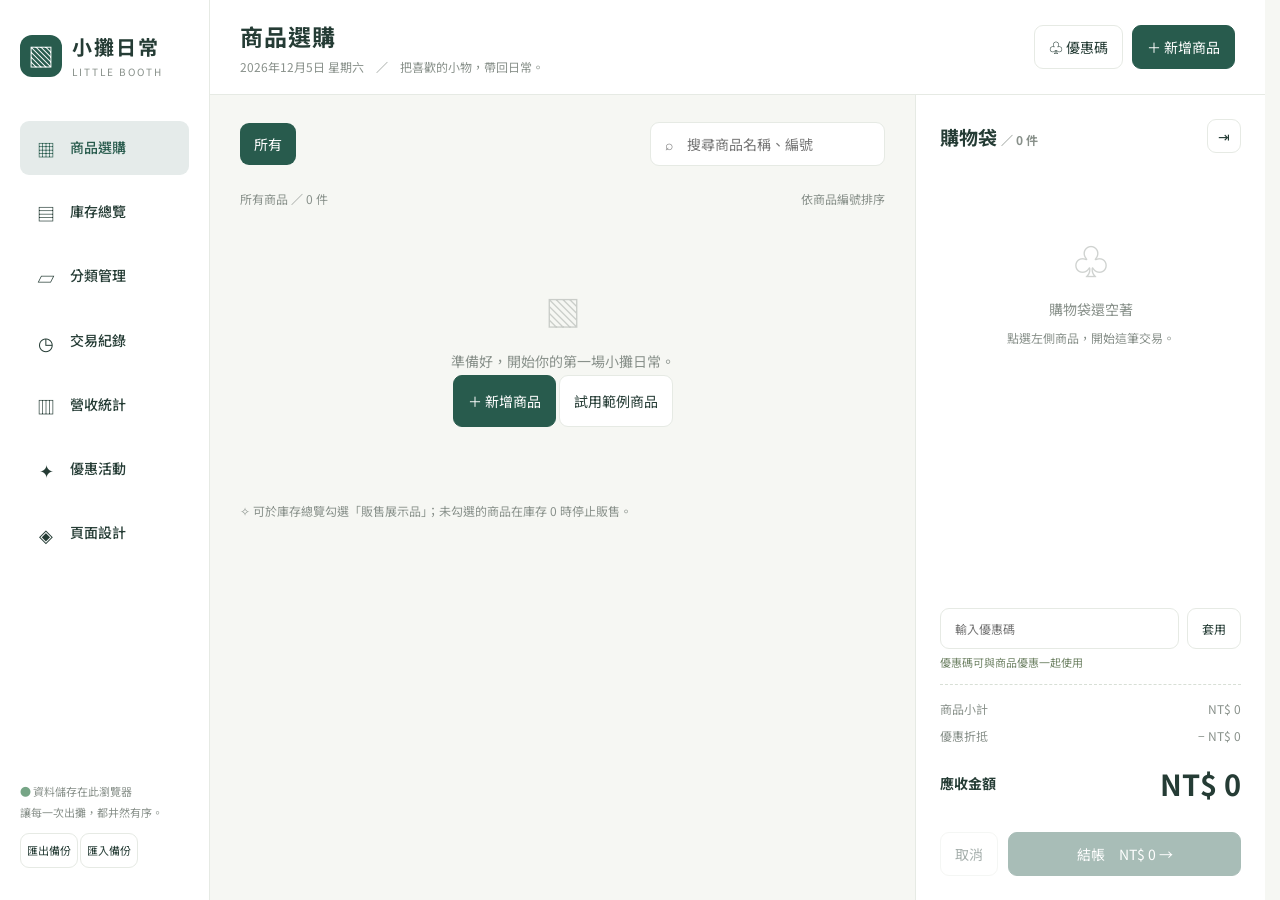
<file: index.html>
<!doctype html>
<html lang="zh-Hant">
<head>
  <meta charset="UTF-8">
  <meta name="viewport" content="width=device-width, initial-scale=1">
  <meta name="theme-color" content="#285b4d">
  <title>小攤日常 · 商品選購</title>
  <link rel="stylesheet" href="shared/css/base.css">
  <link rel="stylesheet" href="pages/design/design.css">
  <link rel="stylesheet" href="shared/css/brand.css">
  <link rel="stylesheet" href="pages/design/icons.css">
  <link rel="stylesheet" href="features/products/product-editor.css">
  <link rel="stylesheet" href="pages/promotions/promotions.css">
</head>
<body data-initial-page="shop">
  <!-- 本頁動態內容位於 pages/shop/shop.js；共用側欄位於 shared/js/shell.js。 -->
  <div id="app"></div>
  <dialog id="modal"></dialog>
  <div id="toast" role="status"></div>
  <noscript>請啟用 JavaScript 以使用結帳及庫存功能。</noscript>
  <script src="shared/js/i18n.js"></script>
  <script src="shared/js/pricing.js"></script>
  <script src="pages/design/design.js"></script>
  <script src="pages/design/icons.js"></script>
  <script src="shared/js/state.js"></script>
  <script src="shared/js/storage.js"></script>
  <script src="shared/js/dialogs.js"></script>
  <script src="shared/js/format.js"></script>
  <script src="shared/js/demo.js"></script>
  <script src="features/products/product-editor.js"></script>
  <script src="features/images/product-crop.js"></script>
  <script src="features/backup/backup.js"></script>
  <script src="features/cart/cart.js"></script>
  <script src="pages/shop/shop.js"></script>
  <script src="pages/inventory/inventory.js"></script>
  <script src="pages/categories/categories.js"></script>
  <script src="pages/history/history.js"></script>
  <script src="pages/promotions/coupons.js"></script>
  <script src="pages/promotions/promotions.js"></script>
  <script src="pages/revenue/revenue.js"></script>
  <script src="shared/js/shell.js"></script>
  <script src="shared/js/bootstrap.js"></script>
</body>
</html>
</file>
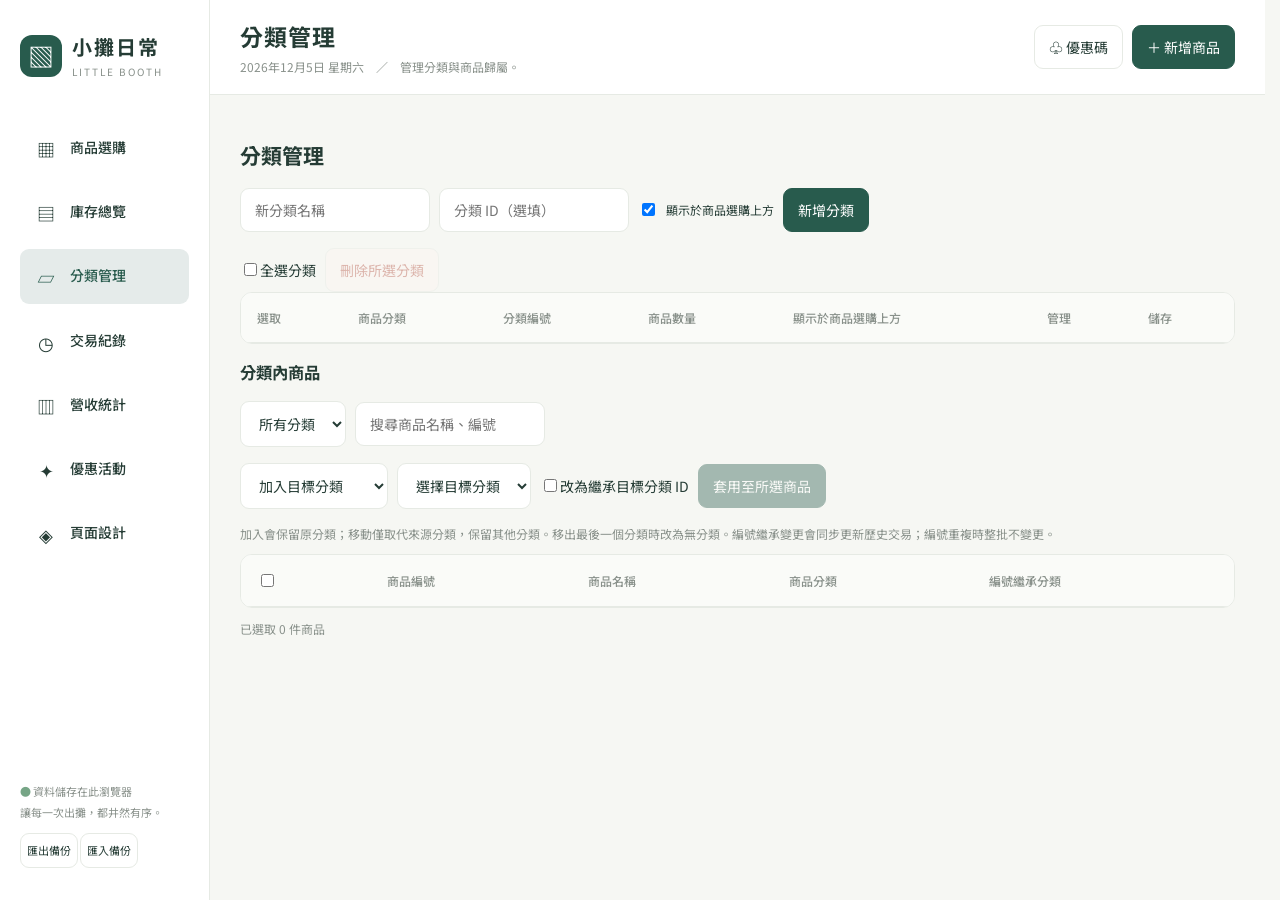
<file: pages/categories/index.html>
<!doctype html>
<html lang="zh-Hant">
<head>
  <meta charset="UTF-8">
  <meta name="viewport" content="width=device-width, initial-scale=1">
  <meta name="theme-color" content="#285b4d">
  <title>小攤日常 · 分類管理</title>
  <link rel="stylesheet" href="../../shared/css/base.css">
  <link rel="stylesheet" href="../../pages/design/design.css">
  <link rel="stylesheet" href="../../shared/css/brand.css">
  <link rel="stylesheet" href="../../pages/design/icons.css">
  <link rel="stylesheet" href="../../features/products/product-editor.css">
  <link rel="stylesheet" href="../../pages/promotions/promotions.css">
</head>
<body data-initial-page="categories">
  <!-- 本頁動態內容位於 pages/categories/categories.js；共用側欄位於 shared/js/shell.js。 -->
  <div id="app"></div>
  <dialog id="modal"></dialog>
  <div id="toast" role="status"></div>
  <noscript>請啟用 JavaScript 以使用結帳及庫存功能。</noscript>
  <script src="../../shared/js/i18n.js"></script>
  <script src="../../shared/js/pricing.js"></script>
  <script src="../../pages/design/design.js"></script>
  <script src="../../pages/design/icons.js"></script>
  <script src="../../shared/js/state.js"></script>
  <script src="../../shared/js/storage.js"></script>
  <script src="../../shared/js/dialogs.js"></script>
  <script src="../../shared/js/format.js"></script>
  <script src="../../shared/js/demo.js"></script>
  <script src="../../features/products/product-editor.js"></script>
  <script src="../../features/images/product-crop.js"></script>
  <script src="../../features/backup/backup.js"></script>
  <script src="../../features/cart/cart.js"></script>
  <script src="../../pages/shop/shop.js"></script>
  <script src="../../pages/inventory/inventory.js"></script>
  <script src="../../pages/categories/categories.js"></script>
  <script src="../../pages/history/history.js"></script>
  <script src="../../pages/promotions/coupons.js"></script>
  <script src="../../pages/promotions/promotions.js"></script>
  <script src="../../pages/revenue/revenue.js"></script>
  <script src="../../shared/js/shell.js"></script>
  <script src="../../shared/js/bootstrap.js"></script>
</body>
</html>
</file>
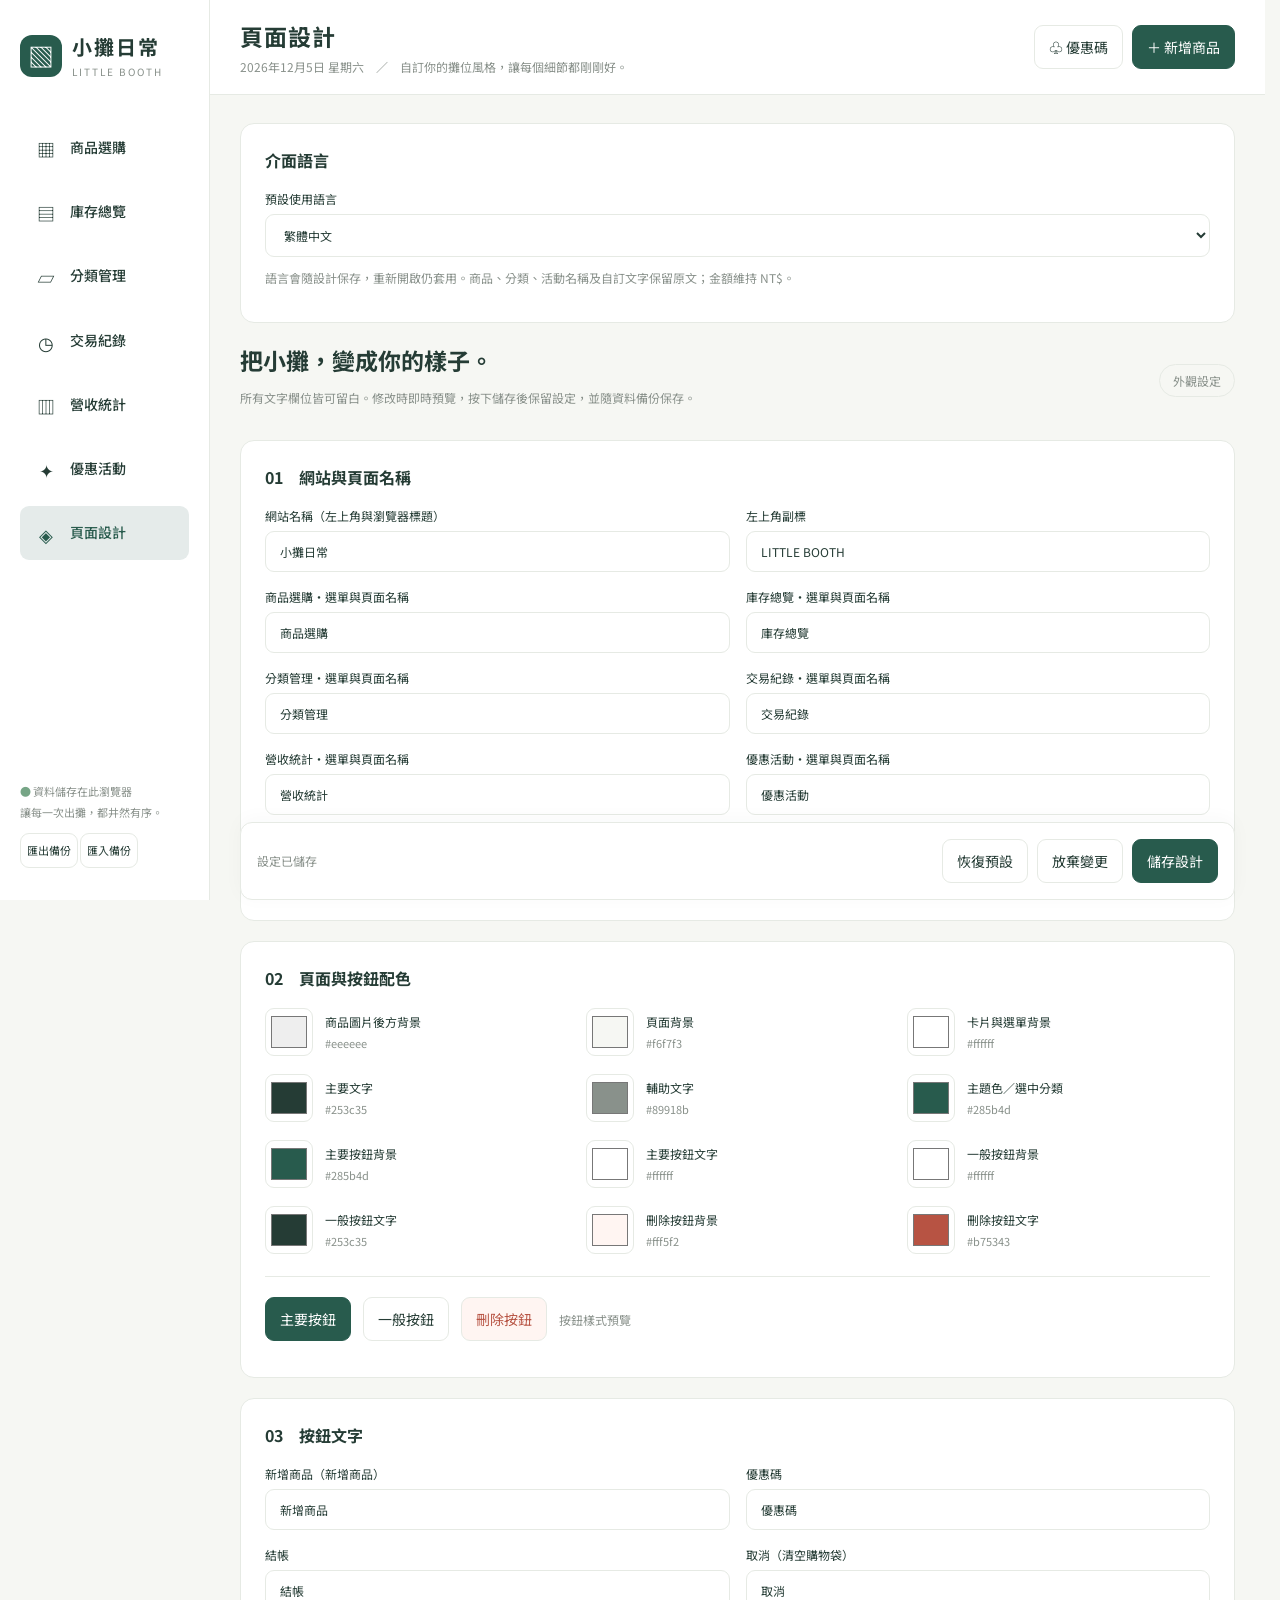
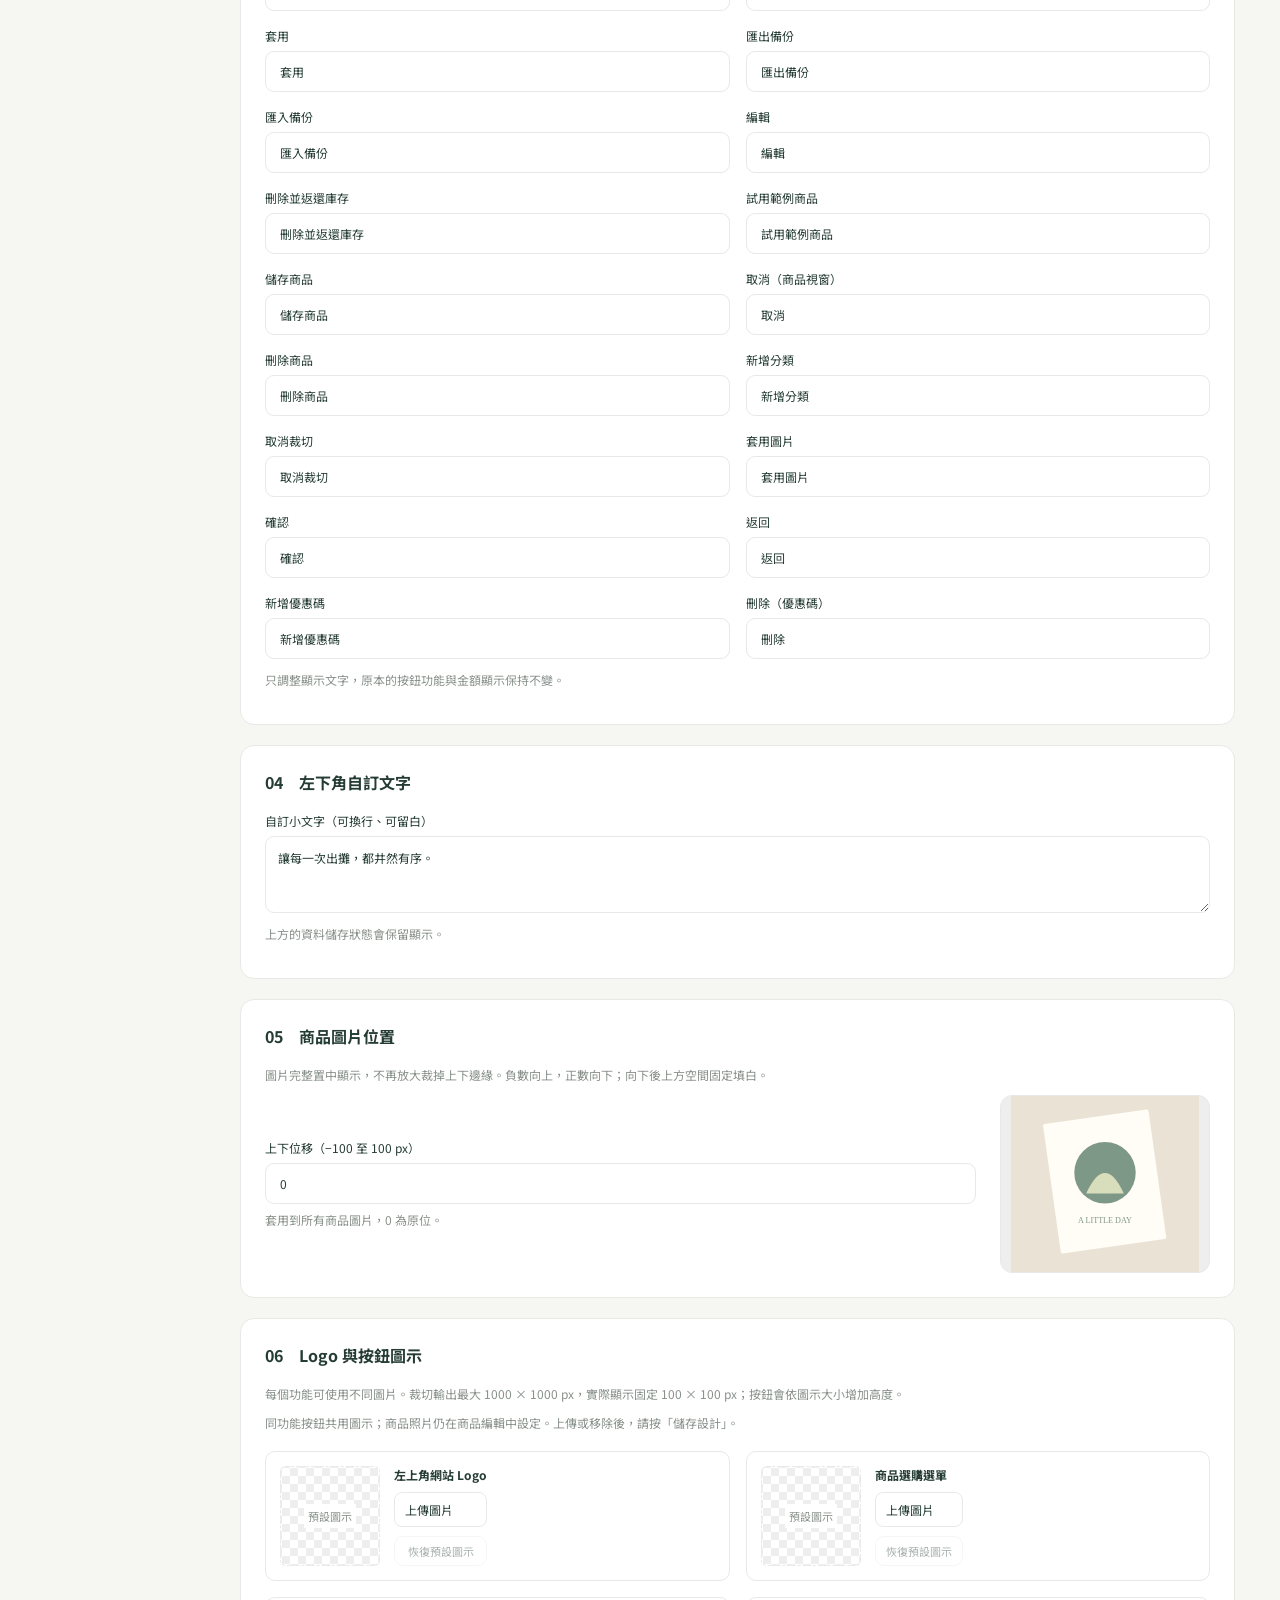
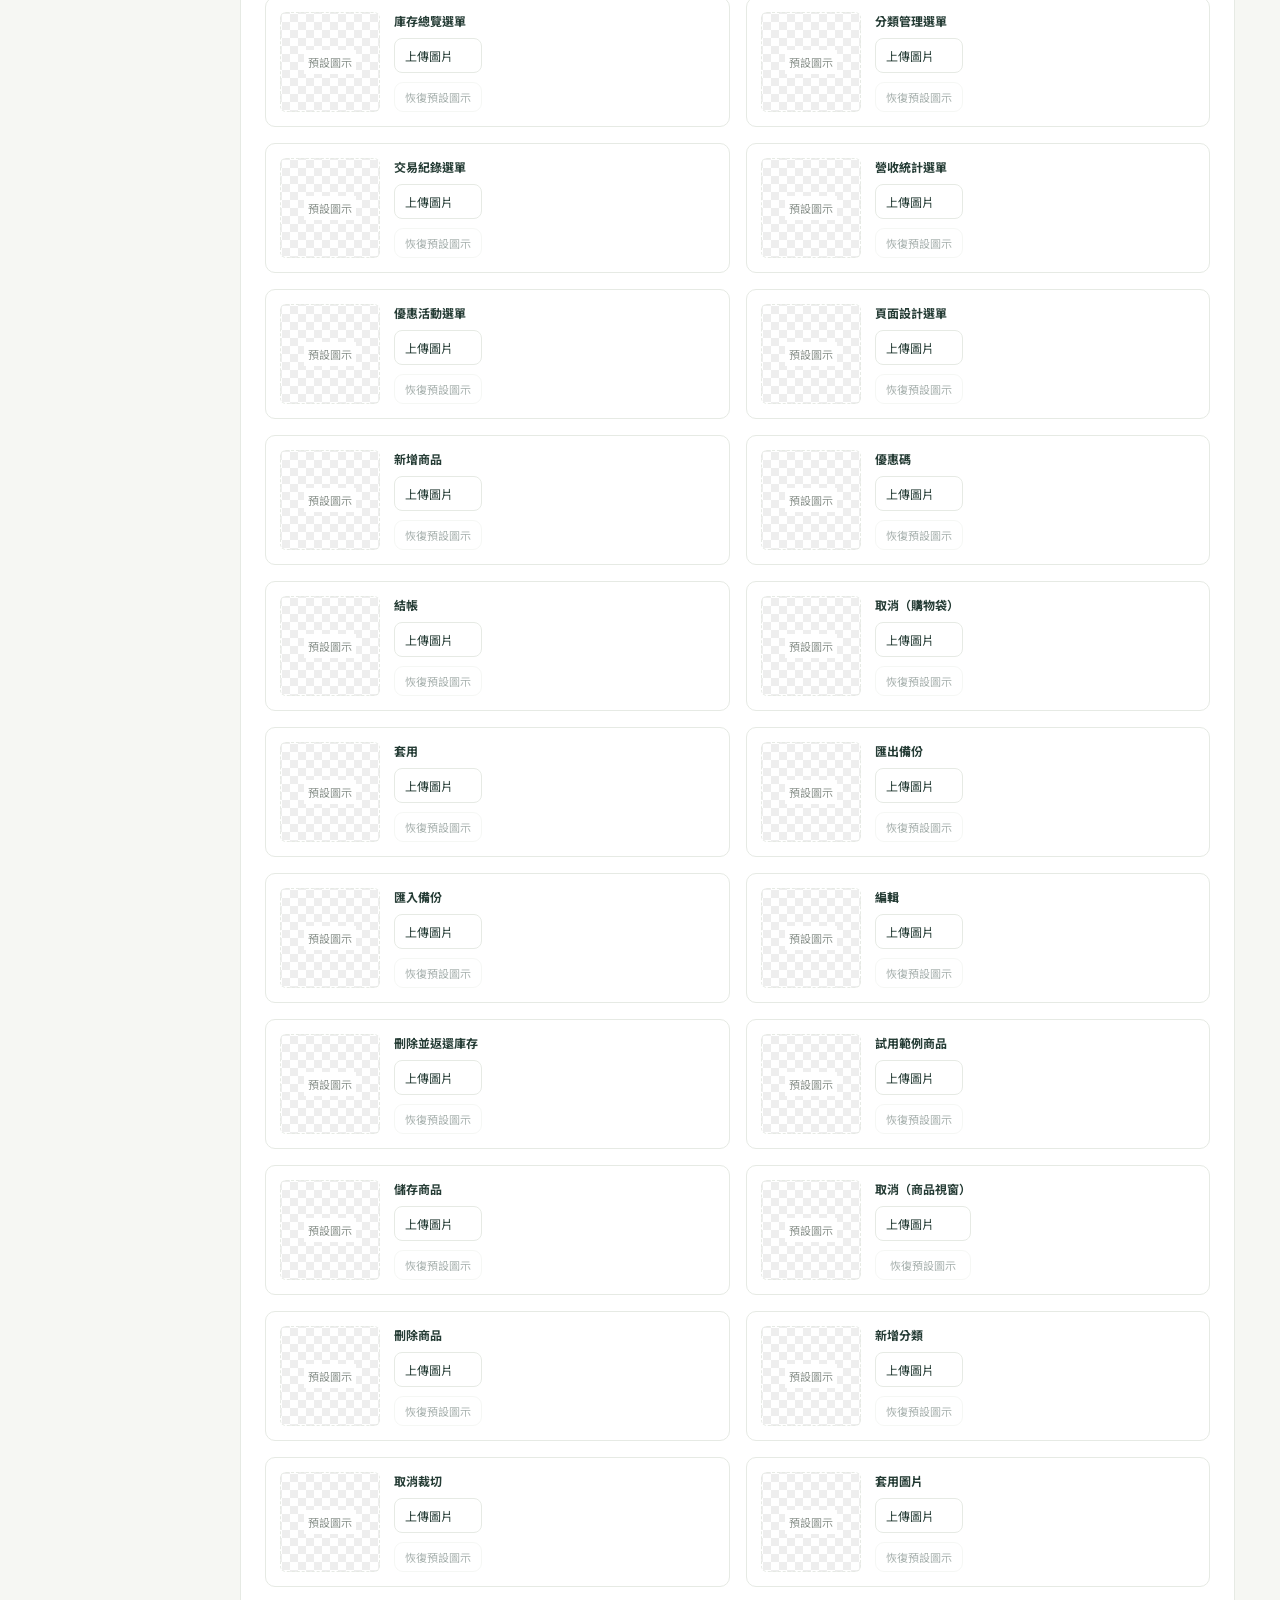
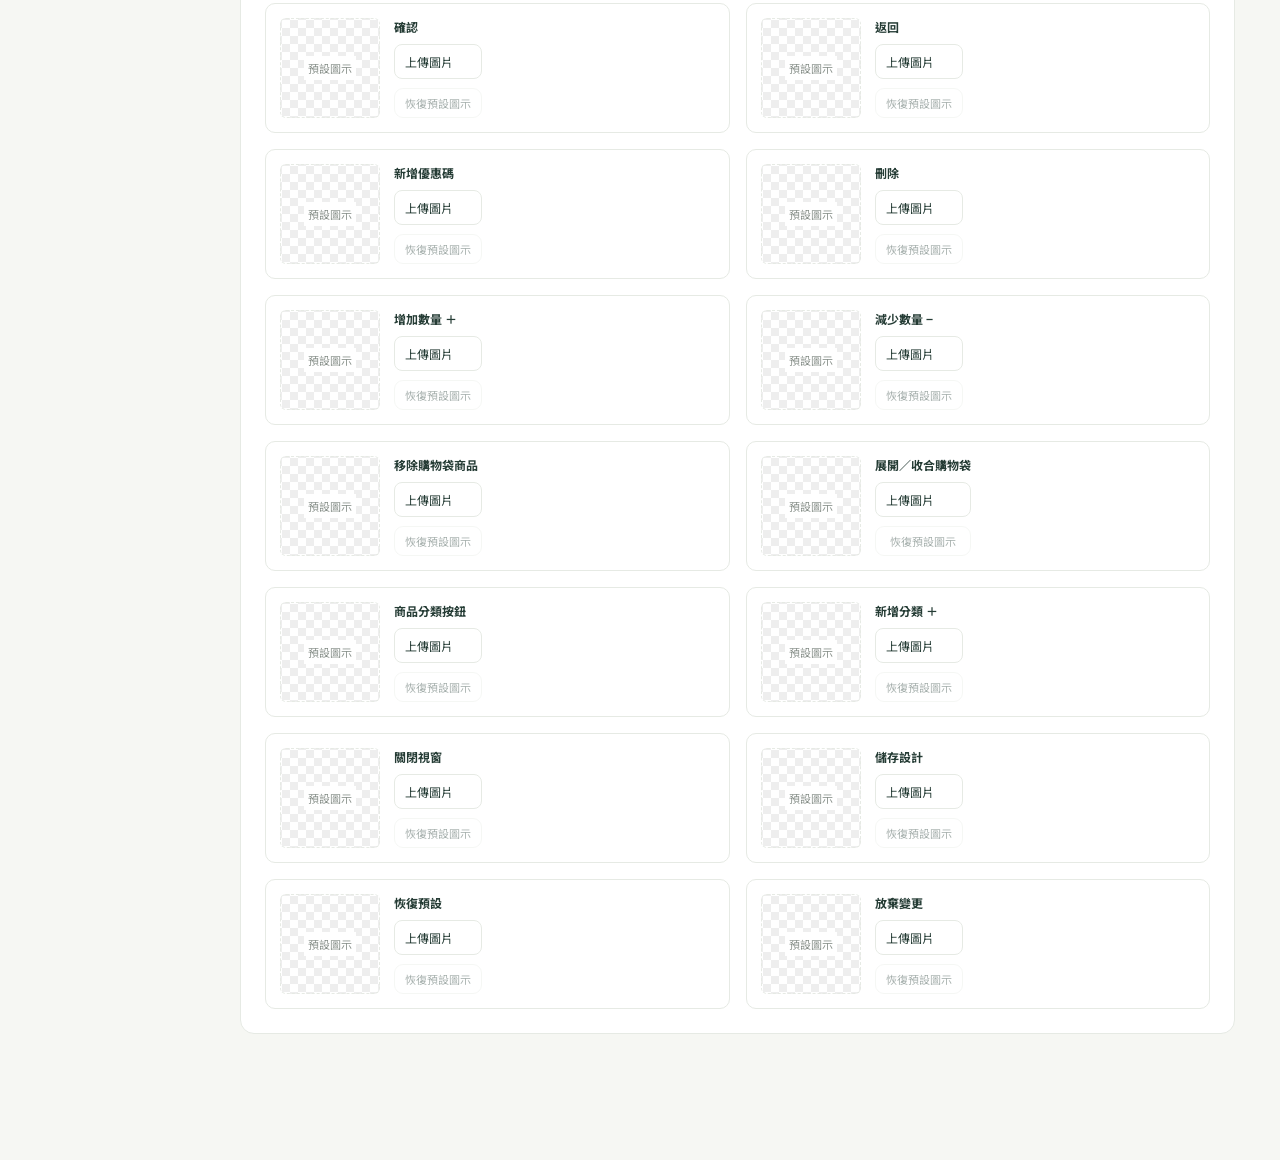
<file: pages/design/index.html>
<!doctype html>
<html lang="zh-Hant">
<head>
  <meta charset="UTF-8">
  <meta name="viewport" content="width=device-width, initial-scale=1">
  <meta name="theme-color" content="#285b4d">
  <title>小攤日常 · 頁面設計</title>
  <link rel="stylesheet" href="../../shared/css/base.css">
  <link rel="stylesheet" href="../../pages/design/design.css">
  <link rel="stylesheet" href="../../shared/css/brand.css">
  <link rel="stylesheet" href="../../pages/design/icons.css">
  <link rel="stylesheet" href="../../features/products/product-editor.css">
  <link rel="stylesheet" href="../../pages/promotions/promotions.css">
</head>
<body data-initial-page="design">
  <!-- 本頁動態內容位於 pages/design/design.js；共用側欄位於 shared/js/shell.js。 -->
  <div id="app"></div>
  <dialog id="modal"></dialog>
  <div id="toast" role="status"></div>
  <noscript>請啟用 JavaScript 以使用結帳及庫存功能。</noscript>
  <script src="../../shared/js/i18n.js"></script>
  <script src="../../shared/js/pricing.js"></script>
  <script src="../../pages/design/design.js"></script>
  <script src="../../pages/design/icons.js"></script>
  <script src="../../shared/js/state.js"></script>
  <script src="../../shared/js/storage.js"></script>
  <script src="../../shared/js/dialogs.js"></script>
  <script src="../../shared/js/format.js"></script>
  <script src="../../shared/js/demo.js"></script>
  <script src="../../features/products/product-editor.js"></script>
  <script src="../../features/images/product-crop.js"></script>
  <script src="../../features/backup/backup.js"></script>
  <script src="../../features/cart/cart.js"></script>
  <script src="../../pages/shop/shop.js"></script>
  <script src="../../pages/inventory/inventory.js"></script>
  <script src="../../pages/categories/categories.js"></script>
  <script src="../../pages/history/history.js"></script>
  <script src="../../pages/promotions/coupons.js"></script>
  <script src="../../pages/promotions/promotions.js"></script>
  <script src="../../pages/revenue/revenue.js"></script>
  <script src="../../shared/js/shell.js"></script>
  <script src="../../shared/js/bootstrap.js"></script>
</body>
</html>
</file>
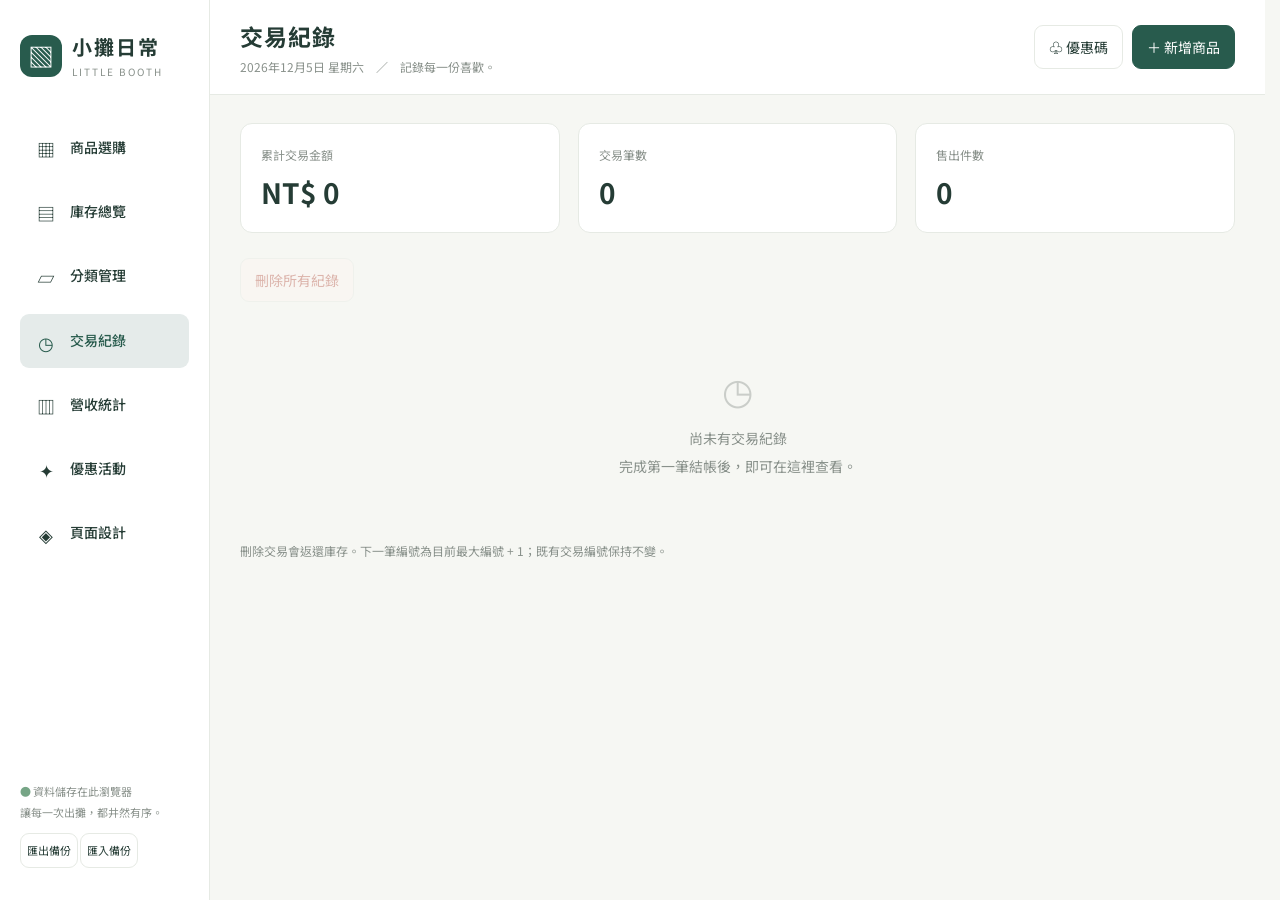
<file: pages/history/index.html>
<!doctype html>
<html lang="zh-Hant">
<head>
  <meta charset="UTF-8">
  <meta name="viewport" content="width=device-width, initial-scale=1">
  <meta name="theme-color" content="#285b4d">
  <title>小攤日常 · 交易紀錄</title>
  <link rel="stylesheet" href="../../shared/css/base.css">
  <link rel="stylesheet" href="../../pages/design/design.css">
  <link rel="stylesheet" href="../../shared/css/brand.css">
  <link rel="stylesheet" href="../../pages/design/icons.css">
  <link rel="stylesheet" href="../../features/products/product-editor.css">
  <link rel="stylesheet" href="../../pages/promotions/promotions.css">
</head>
<body data-initial-page="history">
  <!-- 本頁動態內容位於 pages/history/history.js；共用側欄位於 shared/js/shell.js。 -->
  <div id="app"></div>
  <dialog id="modal"></dialog>
  <div id="toast" role="status"></div>
  <noscript>請啟用 JavaScript 以使用結帳及庫存功能。</noscript>
  <script src="../../shared/js/i18n.js"></script>
  <script src="../../shared/js/pricing.js"></script>
  <script src="../../pages/design/design.js"></script>
  <script src="../../pages/design/icons.js"></script>
  <script src="../../shared/js/state.js"></script>
  <script src="../../shared/js/storage.js"></script>
  <script src="../../shared/js/dialogs.js"></script>
  <script src="../../shared/js/format.js"></script>
  <script src="../../shared/js/demo.js"></script>
  <script src="../../features/products/product-editor.js"></script>
  <script src="../../features/images/product-crop.js"></script>
  <script src="../../features/backup/backup.js"></script>
  <script src="../../features/cart/cart.js"></script>
  <script src="../../pages/shop/shop.js"></script>
  <script src="../../pages/inventory/inventory.js"></script>
  <script src="../../pages/categories/categories.js"></script>
  <script src="../../pages/history/history.js"></script>
  <script src="../../pages/promotions/coupons.js"></script>
  <script src="../../pages/promotions/promotions.js"></script>
  <script src="../../pages/revenue/revenue.js"></script>
  <script src="../../shared/js/shell.js"></script>
  <script src="../../shared/js/bootstrap.js"></script>
</body>
</html>
</file>
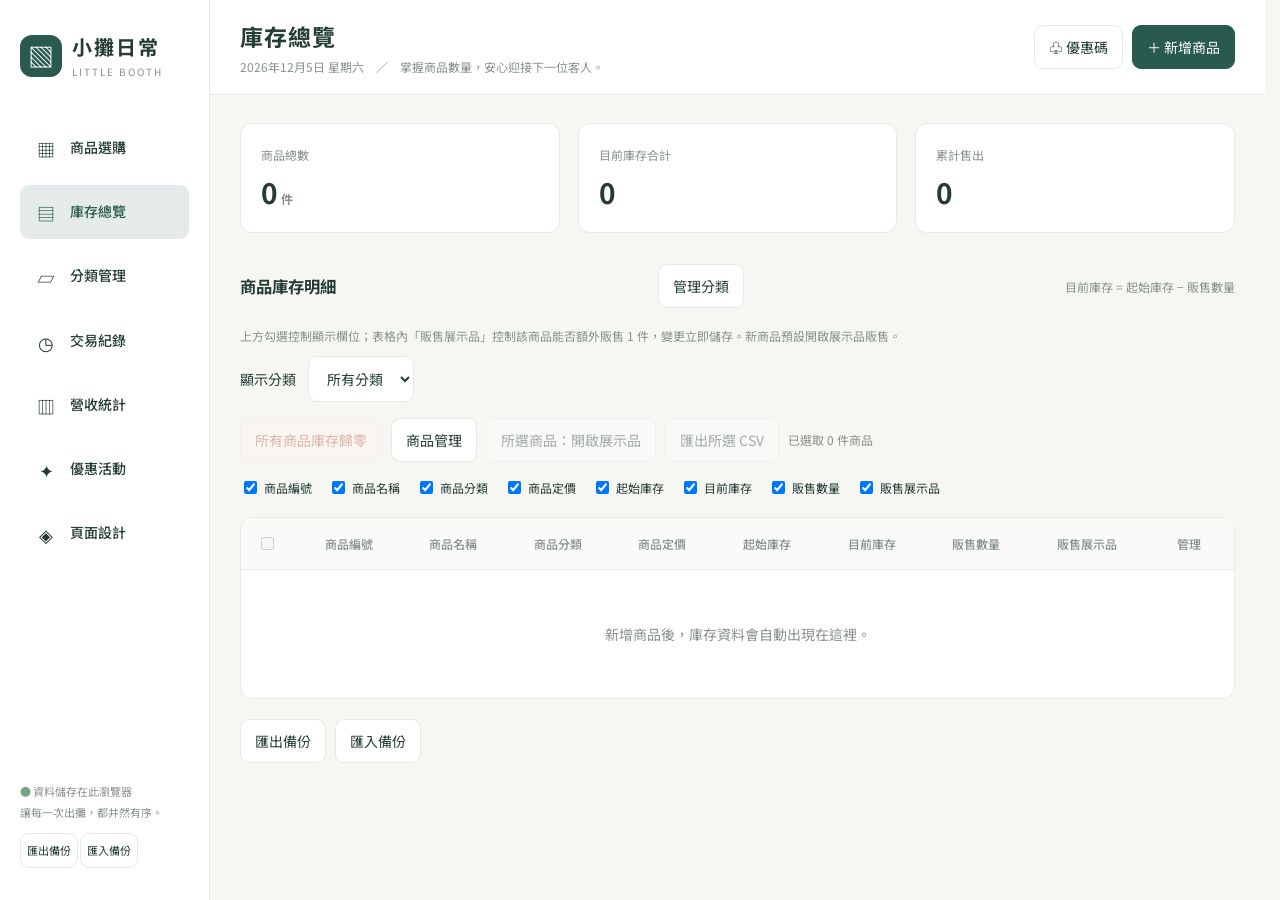
<file: pages/inventory/index.html>
<!doctype html>
<html lang="zh-Hant">
<head>
  <meta charset="UTF-8">
  <meta name="viewport" content="width=device-width, initial-scale=1">
  <meta name="theme-color" content="#285b4d">
  <title>小攤日常 · 庫存總覽</title>
  <link rel="stylesheet" href="../../shared/css/base.css">
  <link rel="stylesheet" href="../../pages/design/design.css">
  <link rel="stylesheet" href="../../shared/css/brand.css">
  <link rel="stylesheet" href="../../pages/design/icons.css">
  <link rel="stylesheet" href="../../features/products/product-editor.css">
  <link rel="stylesheet" href="../../pages/promotions/promotions.css">
</head>
<body data-initial-page="inventory">
  <!-- 本頁動態內容位於 pages/inventory/inventory.js；共用側欄位於 shared/js/shell.js。 -->
  <div id="app"></div>
  <dialog id="modal"></dialog>
  <div id="toast" role="status"></div>
  <noscript>請啟用 JavaScript 以使用結帳及庫存功能。</noscript>
  <script src="../../shared/js/i18n.js"></script>
  <script src="../../shared/js/pricing.js"></script>
  <script src="../../pages/design/design.js"></script>
  <script src="../../pages/design/icons.js"></script>
  <script src="../../shared/js/state.js"></script>
  <script src="../../shared/js/storage.js"></script>
  <script src="../../shared/js/dialogs.js"></script>
  <script src="../../shared/js/format.js"></script>
  <script src="../../shared/js/demo.js"></script>
  <script src="../../features/products/product-editor.js"></script>
  <script src="../../features/images/product-crop.js"></script>
  <script src="../../features/backup/backup.js"></script>
  <script src="../../features/cart/cart.js"></script>
  <script src="../../pages/shop/shop.js"></script>
  <script src="../../pages/inventory/inventory.js"></script>
  <script src="../../pages/categories/categories.js"></script>
  <script src="../../pages/history/history.js"></script>
  <script src="../../pages/promotions/coupons.js"></script>
  <script src="../../pages/promotions/promotions.js"></script>
  <script src="../../pages/revenue/revenue.js"></script>
  <script src="../../shared/js/shell.js"></script>
  <script src="../../shared/js/bootstrap.js"></script>
</body>
</html>
</file>
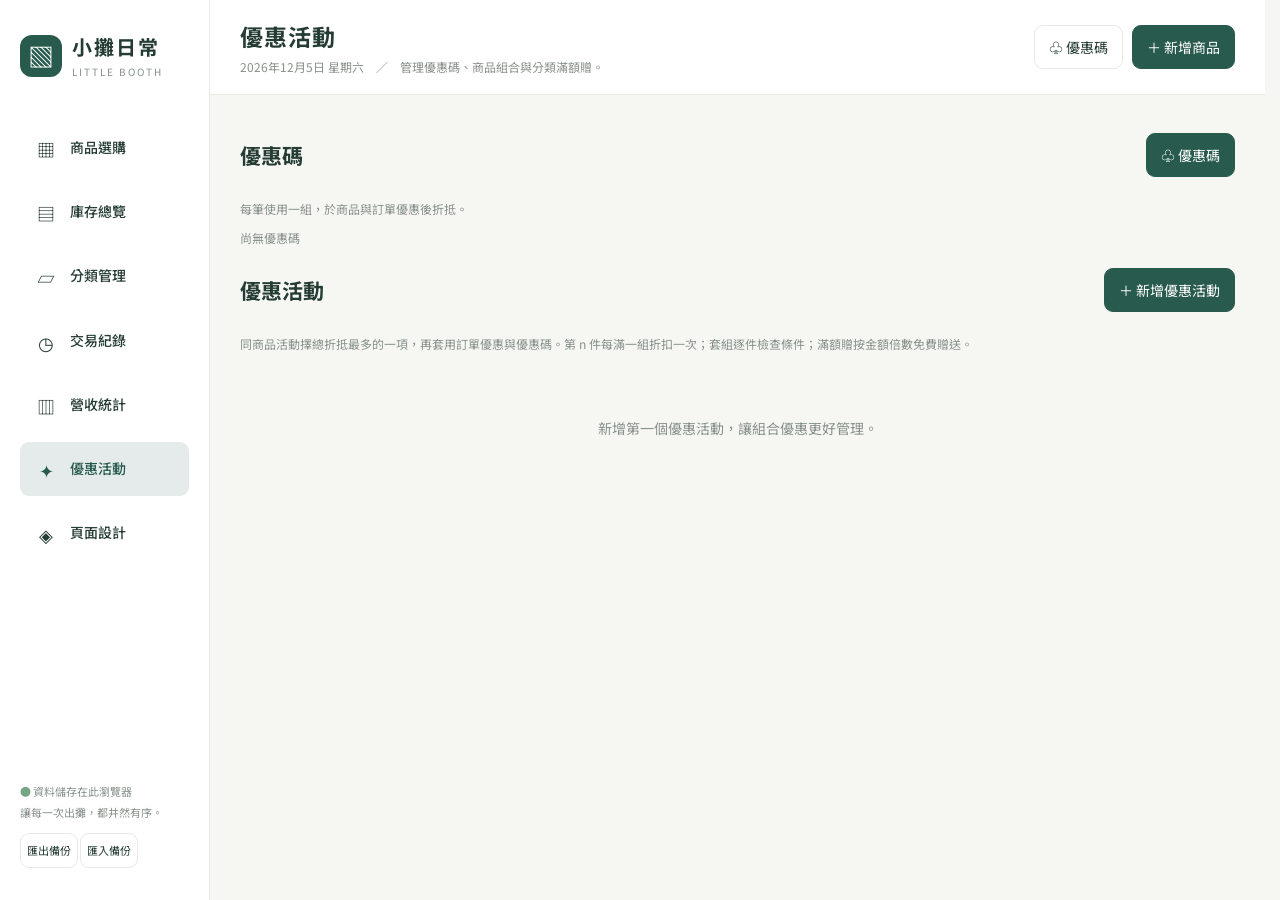
<file: pages/promotions/index.html>
<!doctype html>
<html lang="zh-Hant">
<head>
  <meta charset="UTF-8">
  <meta name="viewport" content="width=device-width, initial-scale=1">
  <meta name="theme-color" content="#285b4d">
  <title>小攤日常 · 優惠活動</title>
  <link rel="stylesheet" href="../../shared/css/base.css">
  <link rel="stylesheet" href="../../pages/design/design.css">
  <link rel="stylesheet" href="../../shared/css/brand.css">
  <link rel="stylesheet" href="../../pages/design/icons.css">
  <link rel="stylesheet" href="../../features/products/product-editor.css">
  <link rel="stylesheet" href="../../pages/promotions/promotions.css">
</head>
<body data-initial-page="promotions">
  <!-- 本頁動態內容位於 pages/promotions/promotions.js；共用側欄位於 shared/js/shell.js。 -->
  <div id="app"></div>
  <dialog id="modal"></dialog>
  <div id="toast" role="status"></div>
  <noscript>請啟用 JavaScript 以使用結帳及庫存功能。</noscript>
  <script src="../../shared/js/i18n.js"></script>
  <script src="../../shared/js/pricing.js"></script>
  <script src="../../pages/design/design.js"></script>
  <script src="../../pages/design/icons.js"></script>
  <script src="../../shared/js/state.js"></script>
  <script src="../../shared/js/storage.js"></script>
  <script src="../../shared/js/dialogs.js"></script>
  <script src="../../shared/js/format.js"></script>
  <script src="../../shared/js/demo.js"></script>
  <script src="../../features/products/product-editor.js"></script>
  <script src="../../features/images/product-crop.js"></script>
  <script src="../../features/backup/backup.js"></script>
  <script src="../../features/cart/cart.js"></script>
  <script src="../../pages/shop/shop.js"></script>
  <script src="../../pages/inventory/inventory.js"></script>
  <script src="../../pages/categories/categories.js"></script>
  <script src="../../pages/history/history.js"></script>
  <script src="../../pages/promotions/coupons.js"></script>
  <script src="../../pages/promotions/promotions.js"></script>
  <script src="../../pages/revenue/revenue.js"></script>
  <script src="../../shared/js/shell.js"></script>
  <script src="../../shared/js/bootstrap.js"></script>
</body>
</html>
</file>
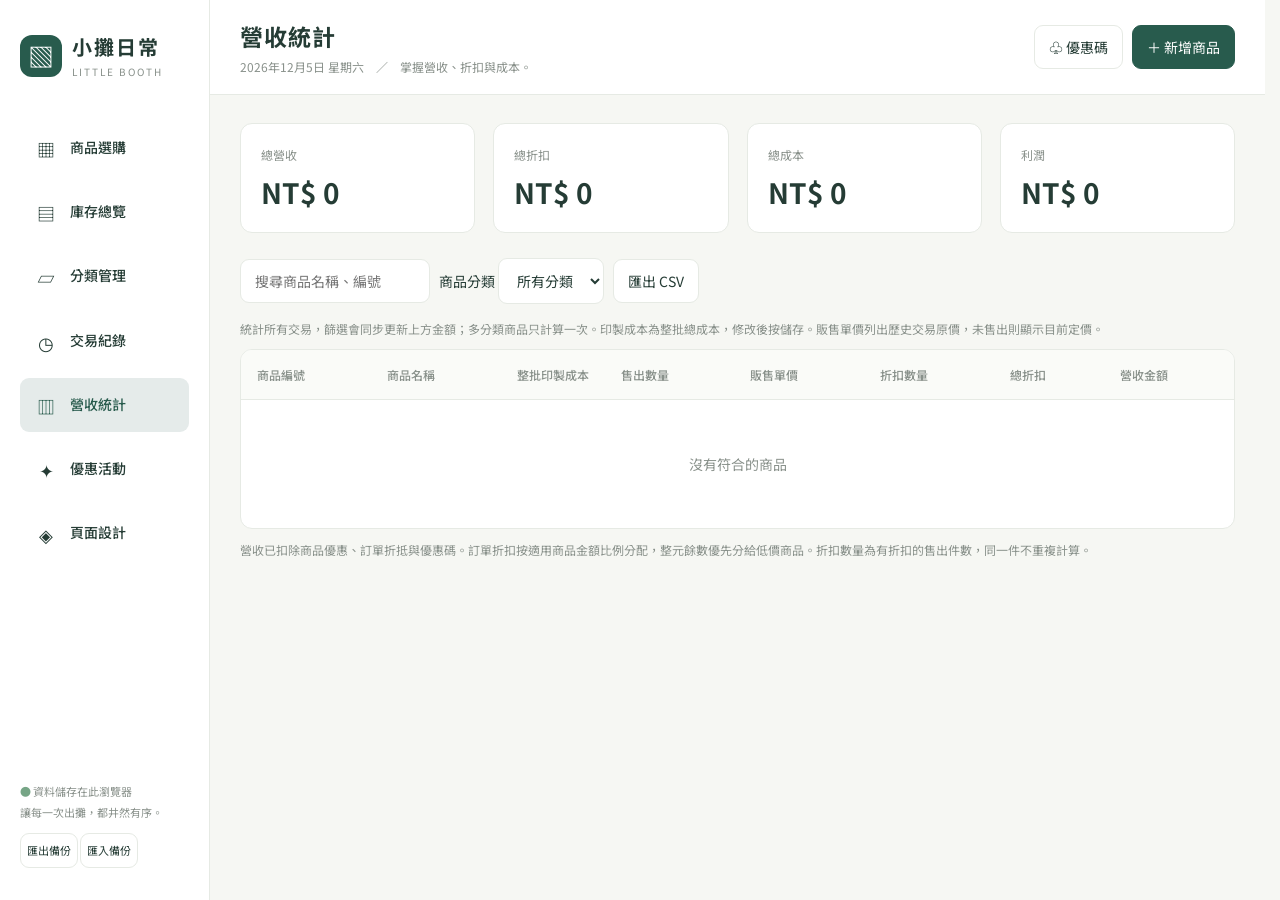
<file: pages/revenue/index.html>
<!doctype html>
<html lang="zh-Hant">
<head>
  <meta charset="UTF-8">
  <meta name="viewport" content="width=device-width, initial-scale=1">
  <meta name="theme-color" content="#285b4d">
  <title>小攤日常 · 營收統計</title>
  <link rel="stylesheet" href="../../shared/css/base.css">
  <link rel="stylesheet" href="../../pages/design/design.css">
  <link rel="stylesheet" href="../../shared/css/brand.css">
  <link rel="stylesheet" href="../../pages/design/icons.css">
  <link rel="stylesheet" href="../../features/products/product-editor.css">
  <link rel="stylesheet" href="../../pages/promotions/promotions.css">
</head>
<body data-initial-page="revenue">
  <!-- 本頁動態內容位於 pages/history/history.js；共用側欄位於 shared/js/shell.js。 -->
  <div id="app"></div>
  <dialog id="modal"></dialog>
  <div id="toast" role="status"></div>
  <noscript>請啟用 JavaScript 以使用結帳及庫存功能。</noscript>
  <script src="../../shared/js/i18n.js"></script>
  <script src="../../shared/js/pricing.js"></script>
  <script src="../../pages/design/design.js"></script>
  <script src="../../pages/design/icons.js"></script>
  <script src="../../shared/js/state.js"></script>
  <script src="../../shared/js/storage.js"></script>
  <script src="../../shared/js/dialogs.js"></script>
  <script src="../../shared/js/format.js"></script>
  <script src="../../shared/js/demo.js"></script>
  <script src="../../features/products/product-editor.js"></script>
  <script src="../../features/images/product-crop.js"></script>
  <script src="../../features/backup/backup.js"></script>
  <script src="../../features/cart/cart.js"></script>
  <script src="../../pages/shop/shop.js"></script>
  <script src="../../pages/inventory/inventory.js"></script>
  <script src="../../pages/categories/categories.js"></script>
  <script src="../../pages/history/history.js"></script>
  <script src="../../pages/promotions/coupons.js"></script>
  <script src="../../pages/promotions/promotions.js"></script>
  <script src="../../pages/revenue/revenue.js"></script>
  <script src="../../shared/js/shell.js"></script>
  <script src="../../shared/js/bootstrap.js"></script>
</body>
</html>
</file>
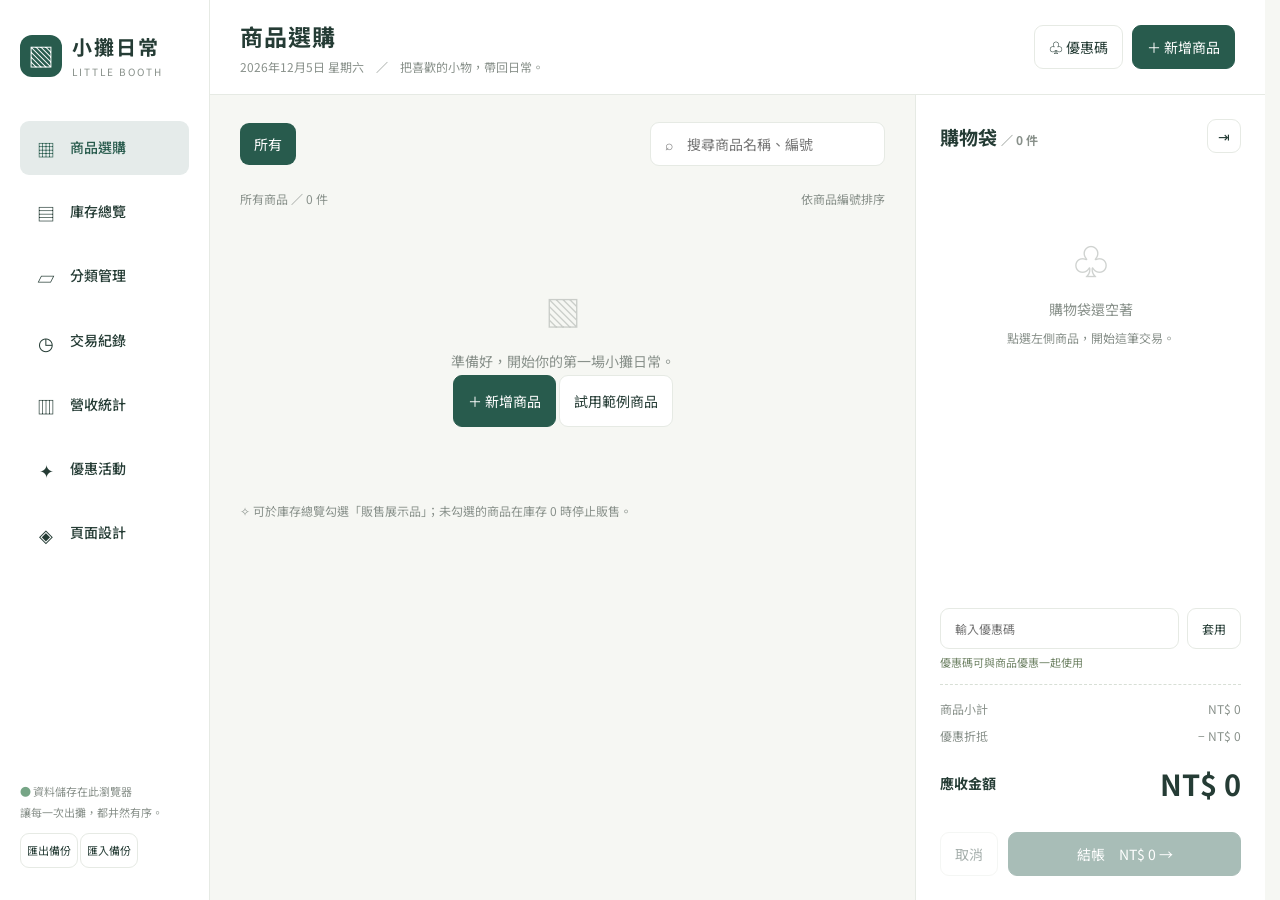
<file: pages/shop/index.html>
<!doctype html>
<html lang="zh-Hant">
<head>
  <meta charset="UTF-8">
  <meta name="viewport" content="width=device-width, initial-scale=1">
  <meta name="theme-color" content="#285b4d">
  <title>小攤日常 · 商品選購</title>
  <link rel="stylesheet" href="../../shared/css/base.css">
  <link rel="stylesheet" href="../../pages/design/design.css">
  <link rel="stylesheet" href="../../shared/css/brand.css">
  <link rel="stylesheet" href="../../pages/design/icons.css">
  <link rel="stylesheet" href="../../features/products/product-editor.css">
  <link rel="stylesheet" href="../../pages/promotions/promotions.css">
</head>
<body data-initial-page="shop">
  <!-- 本頁動態內容位於 pages/shop/shop.js；共用側欄位於 shared/js/shell.js。 -->
  <div id="app"></div>
  <dialog id="modal"></dialog>
  <div id="toast" role="status"></div>
  <noscript>請啟用 JavaScript 以使用結帳及庫存功能。</noscript>
  <script src="../../shared/js/i18n.js"></script>
  <script src="../../shared/js/pricing.js"></script>
  <script src="../../pages/design/design.js"></script>
  <script src="../../pages/design/icons.js"></script>
  <script src="../../shared/js/state.js"></script>
  <script src="../../shared/js/storage.js"></script>
  <script src="../../shared/js/dialogs.js"></script>
  <script src="../../shared/js/format.js"></script>
  <script src="../../shared/js/demo.js"></script>
  <script src="../../features/products/product-editor.js"></script>
  <script src="../../features/images/product-crop.js"></script>
  <script src="../../features/backup/backup.js"></script>
  <script src="../../features/cart/cart.js"></script>
  <script src="../../pages/shop/shop.js"></script>
  <script src="../../pages/inventory/inventory.js"></script>
  <script src="../../pages/categories/categories.js"></script>
  <script src="../../pages/history/history.js"></script>
  <script src="../../pages/promotions/coupons.js"></script>
  <script src="../../pages/promotions/promotions.js"></script>
  <script src="../../pages/revenue/revenue.js"></script>
  <script src="../../shared/js/shell.js"></script>
  <script src="../../shared/js/bootstrap.js"></script>
</body>
</html>
</file>
<file: shared/css/base.css>
@import url('https://fonts.googleapis.com/css2?family=Noto+Sans+TC:wght@400;500;600;700&display=swap');
:root{font-family:'Noto Sans TC',sans-serif;color:#253c35;background:#f6f7f3;font-size:14px;--green:#285b4d;--muted:#89918b;--line:#e6eae4}*{box-sizing:border-box}body{margin:0}button,input,select{font:inherit}button{cursor:pointer;transition:.15s}button:disabled{cursor:not-allowed;opacity:.4}button:hover:not(:disabled){filter:brightness(.96)}button,input,select{border:1px solid var(--line);border-radius:9px;padding:11px 14px;background:white;color:inherit}input:focus,select:focus{outline:2px solid #91b5a4}button.primary{background:var(--green);color:white;border-color:var(--green)}button.soft{background:#edf3ed;color:var(--green);border:0}button.danger{color:#b75343;background:#fff5f2}button.icon{padding:6px 10px}.layout{display:grid;grid-template-columns:210px minmax(0,1fr);min-height:100vh}.sidebar{padding:32px 20px;background:#fff;border-right:1px solid var(--line);display:flex;flex-direction:column;position:sticky;top:0;height:100vh}.brand{display:flex;align-items:center;gap:10px;margin:0 0 42px}.brandmark{font-size:26px;color:white;background:var(--green);border-radius:12px;width:42px;height:42px;display:grid;place-items:center}.brand strong{font-size:20px;letter-spacing:2px}.eyebrow{font-size:10px;letter-spacing:2px;color:var(--muted);margin-top:3px}.nav{display:grid;gap:10px}.nav button{text-align:left;background:none;border:0;padding:14px}.nav button.active{background:#eaf1eb;color:var(--green);font-weight:700}.nav span{margin-right:12px;font-size:18px}.sidefoot{margin-top:auto;color:var(--muted);font-size:11px;line-height:1.9}.sidefoot button{font-size:11px;margin-top:10px;padding:6px}.statusdot{color:#76a586}.workspace{min-width:0}.topbar{height:95px;background:#fff;border-bottom:1px solid var(--line);padding:0 30px;display:flex;align-items:center;justify-content:space-between;gap:10px}.topbar h1{font-size:23px;margin:0 0 5px;letter-spacing:1px}.sub{color:var(--muted);font-size:12px}.actions{display:flex;gap:9px;align-items:center}.mainbody{display:flex;min-height:calc(100vh - 95px)}.catalog{padding:27px 30px;flex:1;min-width:0}.toolbar{display:flex;gap:12px;align-items:center;justify-content:space-between;margin-bottom:24px}.search{width:235px;background:#fff}.tabs{display:flex;gap:8px;flex-wrap:wrap}.tabs button{border:0;background:transparent;white-space:nowrap}.tabs button.active{background:var(--green);color:#fff}.sectionline{display:flex;justify-content:space-between;color:var(--muted);font-size:12px;margin:0 0 18px}.grid{display:grid;grid-template-columns:repeat(auto-fill,minmax(170px,1fr));gap:20px}.product{background:white;border-radius:13px;border:1px solid #e7ebe5;overflow:hidden;position:relative;box-shadow:0 3px 5px #253c3503}.photo{width:100%;aspect-ratio:1.18;display:block;object-fit:cover;background:#eee;border-radius:0;border:0;padding:0}.photo img{width:100%;height:100%;object-fit:cover;display:block}.product.out .photo{filter:grayscale(1);opacity:.45}.pcontent{padding:15px}.sku{font-size:10px;color:#9a9e98;letter-spacing:1px}.pcontent h3{font-size:15px;font-weight:500;margin:5px 0 9px}.price{font-size:18px;font-weight:700}.stock{font-size:11px;color:var(--muted)}.row{display:flex;justify-content:space-between;align-items:center;gap:10px}.badge{position:absolute;top:12px;left:12px;background:#fffef5eb;color:#735f36;padding:5px 8px;border-radius:5px;font-size:10px}.edit{position:absolute;right:10px;top:10px;background:#ffffffd9;border:0;padding:5px 8px}.qty{display:flex;gap:10px;align-items:center}.qty button{width:29px;height:29px;padding:0;background:#f4f6f2}.selected{margin-top:12px;border-top:1px solid var(--line);padding-top:12px}.checkout{width:350px;flex-shrink:0;background:#fff;border-left:1px solid var(--line);display:flex;flex-direction:column;position:sticky;top:0;height:calc(100vh - 95px);padding:24px}.checkout h2{font-size:19px;margin:0}.cartitems{flex:1;overflow:auto;margin:20px -4px;padding:0 4px;min-height:110px}.cartitem{padding:16px 0;border-bottom:1px solid var(--line)}.cartitem h4{margin:0 0 7px;font-weight:500}.cartitem .row+.row{margin-top:12px}.remove{border:0;background:none;color:#9a9e98;padding:0 5px}.empty{text-align:center;color:var(--muted);padding:50px 12px;line-height:2}.empty-icon{font-size:36px;opacity:.4}.offerline{background:#f0f5eb;padding:9px 11px;color:#637c48;font-size:11px;border-radius:5px;margin-bottom:6px}.coupon{display:flex;gap:8px;margin:14px 0 5px}.coupon input{min-width:0;width:100%;font-size:12px}.coupon button{font-size:12px}.couponnote{min-height:20px;font-size:11px;color:#728568}.summary{border-top:1px dashed #d8dfd6;margin-top:10px;padding-top:15px;display:grid;gap:10px}.total{margin:8px 0 20px;font-weight:bold}.total strong{font-size:29px}.checkoutbtn{display:flex;gap:10px}.checkoutbtn .primary{flex:1}.view{padding:28px 30px;width:100%;min-width:0}.stats{display:grid;grid-template-columns:repeat(3,1fr);gap:18px;margin-bottom:25px}.stat{background:white;border:1px solid var(--line);padding:20px;border-radius:12px}.stat strong{display:block;font-size:28px;margin-top:8px}.tablewrap{overflow:auto;background:white;border:1px solid var(--line);border-radius:12px}table{width:100%;border-collapse:collapse;white-space:nowrap}th,td{text-align:left;padding:16px;border-bottom:1px solid var(--line)}th{font-size:12px;color:var(--muted);font-weight:500;background:#fafbf8}td{font-size:13px}.columns{display:flex;gap:16px;flex-wrap:wrap;margin:15px 0 20px;font-size:12px}.columns label{display:flex;gap:4px;align-items:center}.transaction{background:#fff;border:1px solid var(--line);border-radius:12px;margin-bottom:13px;padding:20px}.details{margin-top:15px;border-top:1px solid var(--line);padding-top:12px;color:#718078;font-size:12px;line-height:2}dialog{border:0;border-radius:17px;padding:27px;width:min(690px,94vw);max-height:90vh;box-shadow:0 20px 90px #18392e33;color:inherit}dialog::backdrop{background:#19362d66;backdrop-filter:blur(3px)}dialog h2{margin:0 0 8px;font-size:22px}.formgrid{display:grid;grid-template-columns:1fr 1fr;gap:16px;margin-top:22px}.field{display:flex;flex-direction:column;gap:7px;font-size:12px}.field input,.field select{width:100%}.full{grid-column:1/-1}.formactions{display:flex;justify-content:flex-end;gap:10px;margin-top:24px}.divider{border-top:1px solid var(--line);padding-top:16px;margin-top:4px;font-weight:600}.requirements{display:grid;gap:8px;max-height:180px;overflow:auto}.requirement{display:flex;align-items:center;gap:10px}.requirement input[type=number]{width:70px}.requirement label{flex:1}.upload{display:flex;align-items:center;gap:16px;background:#f6f7f3;padding:14px;border-radius:10px}.upload img{width:75px;height:75px;object-fit:cover;border-radius:8px}.cropcanvas{width:280px;height:280px;max-width:100%;display:block;margin:auto;background:#eee}.cropcontrols{display:grid;gap:12px;margin-top:16px}.notice{background:#f1f5ed;color:#66795b;font-size:12px;padding:12px;border-radius:8px;line-height:1.8}#toast{position:fixed;bottom:25px;left:50%;transform:translateX(-50%);background:#244f43;color:white;padding:13px 24px;border-radius:10px;z-index:10;display:none}.hide{display:none}.muted{color:var(--muted)}.promo{font-size:10px;color:#79905f;margin-top:7px}a{color:inherit}@media(min-width:1550px){.grid{grid-template-columns:repeat(auto-fill,minmax(210px,1fr))}}@media(max-width:1150px){.layout{grid-template-columns:160px 1fr}.sidebar{padding:25px 12px}.brand strong{font-size:16px}.checkout{width:310px;padding:20px}.catalog{padding:22px 20px}.toolbar{flex-direction:column;align-items:stretch}.search{width:100%}}@media(max-width:800px){.layout{display:block}.sidebar{height:auto;position:static;padding:12px 16px;display:block}.brand{margin:0 0 12px}.nav{display:flex}.nav button{flex:1;padding:9px;font-size:12px;text-align:center}.sidefoot{display:none}.topbar{height:auto;min-height:90px;padding:18px;flex-wrap:wrap}.topbar h1{font-size:20px}.mainbody{min-height:0}.catalog{padding:20px 16px}.checkout{position:fixed;right:0;top:0;bottom:0;height:100dvh;width:min(360px,94vw);z-index:3;box-shadow:-20px 0 80px #1b342924}.grid{grid-template-columns:repeat(2,minmax(0,1fr));gap:12px}.formgrid{grid-template-columns:1fr}.full{grid-column:auto}.stats{gap:8px}.stat{padding:12px}.stat strong{font-size:22px}.view{padding:20px 16px}.actions button{font-size:12px;padding:9px}}

/* Allow longer English labels without squeezing controls. */
html:not([lang="zh-Hant"]) .topbar{height:auto;min-height:95px;padding-top:16px;padding-bottom:16px;flex-wrap:wrap}
html:not([lang="zh-Hant"]) .nav button{overflow-wrap:anywhere}
html:not([lang="zh-Hant"]) .formactions,html:not([lang="zh-Hant"]) .actions{flex-wrap:wrap}
html:not([lang="zh-Hant"]) .offer-detail summary{flex-wrap:wrap}
html:not([lang="zh-Hant"]) .offer-detail summary small{white-space:normal}

.inventory-bulk{flex-wrap:wrap;margin:16px 0}.inventory-bulk button{white-space:normal}

.qty .quantity-input{width:64px;min-width:0;padding:5px;text-align:center}.inventory-filter{display:flex;align-items:center;gap:12px;margin:12px 0}.inventory-filter select{max-width:280px}

#productCategories{display:flex;flex-wrap:wrap;gap:8px 16px}#productCategories label{display:flex;align-items:center;gap:6px}#productCategories input{width:auto}

.transaction-note{margin-top:14px;border-top:1px solid var(--line);padding-top:12px;font-size:13px}.note-text{white-space:pre-wrap;overflow-wrap:anywhere;margin-top:6px}#transactionNote{width:100%;box-sizing:border-box;font:inherit;line-height:1.6;resize:vertical;padding:12px;border:1px solid var(--line);border-radius:9px}

/* Keep all checkout controls accessible on short screens. */
.checkout{overflow-y:auto}
.checkout .cartitems{flex:1 0 110px}
.checkout .total{flex-wrap:wrap}
.checkout .total strong{overflow-wrap:anywhere}
.checkoutbtn{padding-top:8px}

.category-name-input{width:160px}.category-id-input{width:135px}.category-visibility{display:flex;align-items:center;gap:8px;font-size:12px}.field .category-visibility input{width:auto}

/* Stable navigation metrics regardless of active state. */
.nav button{line-height:24px;font-weight:500;min-height:52px}
.nav button.active{font-weight:500}
.nav button>span{display:inline-flex;align-items:center;justify-content:center;width:24px;height:24px;min-width:24px;line-height:24px;font-size:18px;font-weight:400;vertical-align:middle}
html{scrollbar-gutter:stable}
@media(max-width:800px){.nav button{min-height:42px}}

.revenue-stats{grid-template-columns:repeat(4,minmax(0,1fr))}.profit-positive{color:#208044}.profit-negative{color:#c13a35}.revenue-view input[data-print-cost]{width:90px;min-width:0;padding:8px}.revenue-view .print-cost-column{width:1%;white-space:nowrap}.print-cost-editor{display:flex;align-items:center;justify-content:flex-start;gap:6px}.print-cost-editor button{padding:8px 10px;font-size:12px;white-space:nowrap}.revenue-view .stat strong{overflow-wrap:anywhere}.rule-exclusions select{min-width:0;flex:1}@media(max-width:1000px){.revenue-stats{grid-template-columns:repeat(2,minmax(0,1fr))}}
</file>
<file: pages/design/design.css>
/* Personal design settings */
:root{background:var(--design-background,#f6f7f3);color:var(--design-text,#253c35)}
.sidebar,.topbar,.product,.checkout,.stat,.tablewrap,.transaction,dialog,.design-section{background:var(--design-surface,#fff)}
button,input,select,textarea{color:var(--design-text,#253c35)}
button{background:var(--design-secondary,#fff);color:var(--design-secondaryText,#253c35)}
button.primary{background:var(--design-button,#285b4d);border-color:var(--design-button,#285b4d);color:var(--design-buttonText,#fff)}
button.danger{background:var(--design-danger,#fff5f2);color:var(--design-dangerText,#b75343)}
.tabs button.active{background:var(--design-accent,#285b4d)}
.nav button.active{background:color-mix(in srgb,var(--design-accent,#285b4d) 12%,var(--design-surface,#fff));color:var(--design-accent,#285b4d)}
.qty button{background:var(--design-secondary,#fff);color:var(--design-secondaryText,#253c35)}
.coupon button{white-space:nowrap;flex-shrink:0}
#customFooter{white-space:pre-line;overflow-wrap:anywhere;display:inline-block}.brand strong{overflow-wrap:anywhere}.nav button{overflow-wrap:anywhere}
.design-view{max-width:1150px;margin:0 auto}.design-intro{display:flex;align-items:center;justify-content:space-between;gap:15px;margin-bottom:22px}.design-intro h2{font-size:23px;margin:0 0 10px}.design-tag{border:1px solid var(--line);padding:7px 13px;border-radius:30px;white-space:nowrap;color:var(--muted);font-size:12px}.design-section{border:1px solid var(--line);border-radius:14px;padding:24px;margin-bottom:20px}.design-section h3{font-size:16px;margin:0 0 18px}.design-section .formgrid{margin-top:0}.design-section textarea{font:inherit;padding:12px;border:1px solid var(--line);border-radius:9px;resize:vertical}.color-grid{display:grid;grid-template-columns:repeat(3,minmax(0,1fr));gap:18px}.color-field{display:flex;align-items:center;gap:12px;font-size:12px}.color-field input{width:48px;height:48px;padding:3px;cursor:pointer}.color-field small{display:block;margin-top:5px;color:var(--muted);font-size:11px}.design-samples{display:flex;align-items:center;gap:12px;flex-wrap:wrap;border-top:1px solid var(--line);padding-top:20px;margin-top:22px}.design-savebar{position:sticky;bottom:0;display:flex;justify-content:space-between;gap:12px;align-items:center;padding:16px;background:var(--design-surface,#fff);border:1px solid var(--line);border-radius:12px;box-shadow:0 -3px 20px #253c3508}.design-savebar button{white-space:nowrap}#designState{min-width:80px}@media(max-width:800px){.nav{flex-wrap:wrap}.nav button{min-width:42%}.color-grid{grid-template-columns:repeat(2,minmax(0,1fr))}.design-section{padding:18px}.design-savebar{flex-direction:column;align-items:stretch}.design-savebar .actions{flex-wrap:wrap}.design-intro h2{font-size:20px}.design-tag{display:none}}
</file>
<file: shared/css/brand.css>
/* Keep the brand name and subtitle on their own single lines. */
.brand{min-width:0}
.brandmark{flex:0 0 42px}
.brand>div:last-child{flex:1;min-width:0}
.brand strong,.brand .eyebrow{display:block;white-space:nowrap;overflow:hidden;text-overflow:ellipsis;overflow-wrap:normal;max-width:100%}
</file>
<file: pages/design/icons.css>
/* Uploaded graphics use the requested fixed display dimensions. */
.custom-icon,.icon-thumb img{display:block;width:100px!important;height:100px!important;min-width:100px;max-width:none;object-fit:contain;flex:0 0 100px;border-radius:6px}
button.has-custom-icon{display:inline-flex;flex-direction:column;align-items:center;justify-content:center;gap:8px;min-width:116px;min-height:116px;width:auto;height:auto;white-space:normal;padding:8px}
.nav button.has-custom-icon>span{display:none}.nav button.has-custom-icon{text-align:center;width:100%}
.brandmark.custom-brand{width:100px;height:100px;flex:0 0 100px;background:transparent;padding:0;border-radius:0}
.brand.has-brand-image{flex-direction:column;align-items:flex-start}.brand.has-brand-image>div:last-child{width:100%;flex:none}
.sidebar:has(.custom-icon){height:auto;min-height:100vh;max-height:100vh;overflow-y:auto;align-self:start}
.topbar:has(.custom-icon){height:auto;min-height:95px;padding-top:16px;padding-bottom:16px;flex-wrap:wrap}
.actions:has(.custom-icon),.formactions:has(.custom-icon),.checkoutbtn:has(.custom-icon){flex-wrap:wrap}
.qty:has(.custom-icon){flex-wrap:wrap}.cartitem .row:has(.custom-icon){flex-wrap:wrap}.coupon:has(.custom-icon){flex-wrap:wrap}.checkout:has(.custom-icon){height:auto;min-height:calc(100vh - 95px);position:static}.checkout:has(.custom-icon) .cartitems{flex:1 0 auto}
.product .edit.has-custom-icon{position:static;float:right;margin:8px}.product:has(.edit.has-custom-icon) .pcontent{clear:both}
.icon-settings{display:grid;grid-template-columns:repeat(2,minmax(0,1fr));gap:16px;margin-top:20px}.icon-setting{display:flex;align-items:center;gap:14px;border:1px solid var(--line);border-radius:10px;padding:14px;min-width:0}.icon-thumb{width:100px;height:100px;flex:0 0 100px;display:grid;place-items:center;border:1px dashed var(--line);border-radius:6px;font-size:11px;color:var(--muted);background:repeating-conic-gradient(#eee 0% 25%,#fff 0% 50%) 50% / 16px 16px}.icon-thumb>span{background:#fff;padding:4px}.icon-setting-info{display:grid;gap:9px;min-width:0}.icon-setting-info strong{font-size:12px;overflow-wrap:anywhere}.icon-upload{position:relative;display:inline-block;overflow:hidden;border:1px solid var(--line);border-radius:8px;padding:8px 10px;font-size:12px;cursor:pointer;background:var(--design-secondary,#fff);color:var(--design-secondaryText,#253c35)}.icon-upload input{position:absolute;inset:0;width:100%;height:100%;opacity:0;cursor:pointer;padding:0}.icon-setting-info button{font-size:11px}.icon-crop-dialog{width:min(530px,94vw)}.icon-crop-dialog .cropcanvas{background:repeating-conic-gradient(#eee 0% 25%,#fff 0% 50%) 50% / 16px 16px}
@media(max-width:1050px){.icon-settings{grid-template-columns:1fr}}@media(max-width:800px){.sidebar:has(.custom-icon){min-height:0;max-height:none}.brand.has-brand-image{flex-direction:row;align-items:center}.brand.has-brand-image>div:last-child{width:auto;flex:1}.nav button.has-custom-icon{width:auto}.checkout:has(.custom-icon){position:fixed;height:100dvh;overflow-y:auto;min-height:0}}
</file>
<file: features/products/product-editor.css>
/* Product requirements stay horizontal even inside full-width form fields. */
.formgrid{grid-template-columns:repeat(2,minmax(0,1fr))}.field{min-width:0}
.requirement{display:grid;grid-template-columns:20px minmax(0,1fr) 70px 24px;gap:10px;align-items:center;padding:9px 0;border-bottom:1px solid var(--line)}
.requirement[hidden]{display:none}.field .requirement input[type=checkbox]{width:16px;height:16px;margin:0;padding:0;justify-self:start}.requirement label{min-width:0;writing-mode:horizontal-tb;word-break:normal;overflow-wrap:break-word;line-height:1.6}.requirement label small{display:block;font-size:10px;color:var(--muted)}.field .requirement input[type=number]{width:70px;min-width:0;padding:8px}.requirements{max-height:240px}.offerline.row{display:grid;grid-template-columns:minmax(0,1fr) auto;align-items:start;gap:12px}.offerline.row>span:first-child{min-width:0;overflow-wrap:anywhere}.offerline.row>span:last-child{white-space:nowrap;text-align:right;font-variant-numeric:tabular-nums}
.photo{position:relative;overflow:hidden;background:var(--design-photoBackground,#eee)}.photo img{object-fit:contain;transform:translateY(var(--photo-offset,0px));background:transparent}.photo:after{content:'';position:absolute;top:0;left:0;right:0;height:var(--photo-white-top,0px);background:#fff;pointer-events:none}.image-design-row{display:grid;grid-template-columns:minmax(0,1fr) 210px;gap:24px;align-items:center}.image-design-preview{width:210px;border:1px solid var(--line);border-radius:12px}.image-design-preview img{width:100%;height:100%;position:absolute;inset:0}#categoryCreate{display:grid;gap:8px}#categoryCreate.hide{display:none}
@media(max-width:800px){.formgrid{grid-template-columns:1fr}.image-design-row{grid-template-columns:1fr}.requirement{grid-template-columns:18px minmax(0,1fr) 64px 20px;gap:6px}.field .requirement input[type=number]{width:64px}}
.product .photo{z-index:0}.product>.badge,.product>.edit{z-index:1}
</file>
<file: pages/promotions/promotions.css>
/* Promotion management and accessible condition disclosure */
[hidden]{display:none!important}
#promotionForm .requirement input[type=checkbox]{width:16px;min-width:16px;margin:0}
#promotionForm .requirement input[type=number]{width:70px;min-width:0}
.category-prefix{margin-top:12px}.category-prefix .row input{min-width:0;flex:1}.category-prefix button{white-space:nowrap}
.offer-detail{margin:8px 0;background:#f6f2e9;border-radius:8px;padding:10px;font-size:12px}.offer-detail.applied{background:#eff4e9}.offer-detail summary{cursor:pointer;display:flex;justify-content:space-between;gap:12px;align-items:baseline;list-style:none}.offer-detail summary span{font-weight:600}.offer-detail summary small{flex-shrink:0}.offer-description{display:none;line-height:1.8;padding-top:10px;border-top:1px solid #ddd;margin-top:8px}.offer-detail[open] .offer-description,.offer-detail:hover .offer-description,.offer-detail:focus-within .offer-description{display:block}.transaction .details{line-height:1.8}
.requirement.pool-row{grid-template-columns:20px minmax(0,1fr)}
@media(max-width:800px){.nav{flex-wrap:wrap}.nav button{white-space:nowrap;flex:1 0 auto}.offer-detail summary{flex-wrap:wrap}.transaction>.row{flex-wrap:wrap}.transaction>.row>.actions{margin-left:auto}}
</file>
